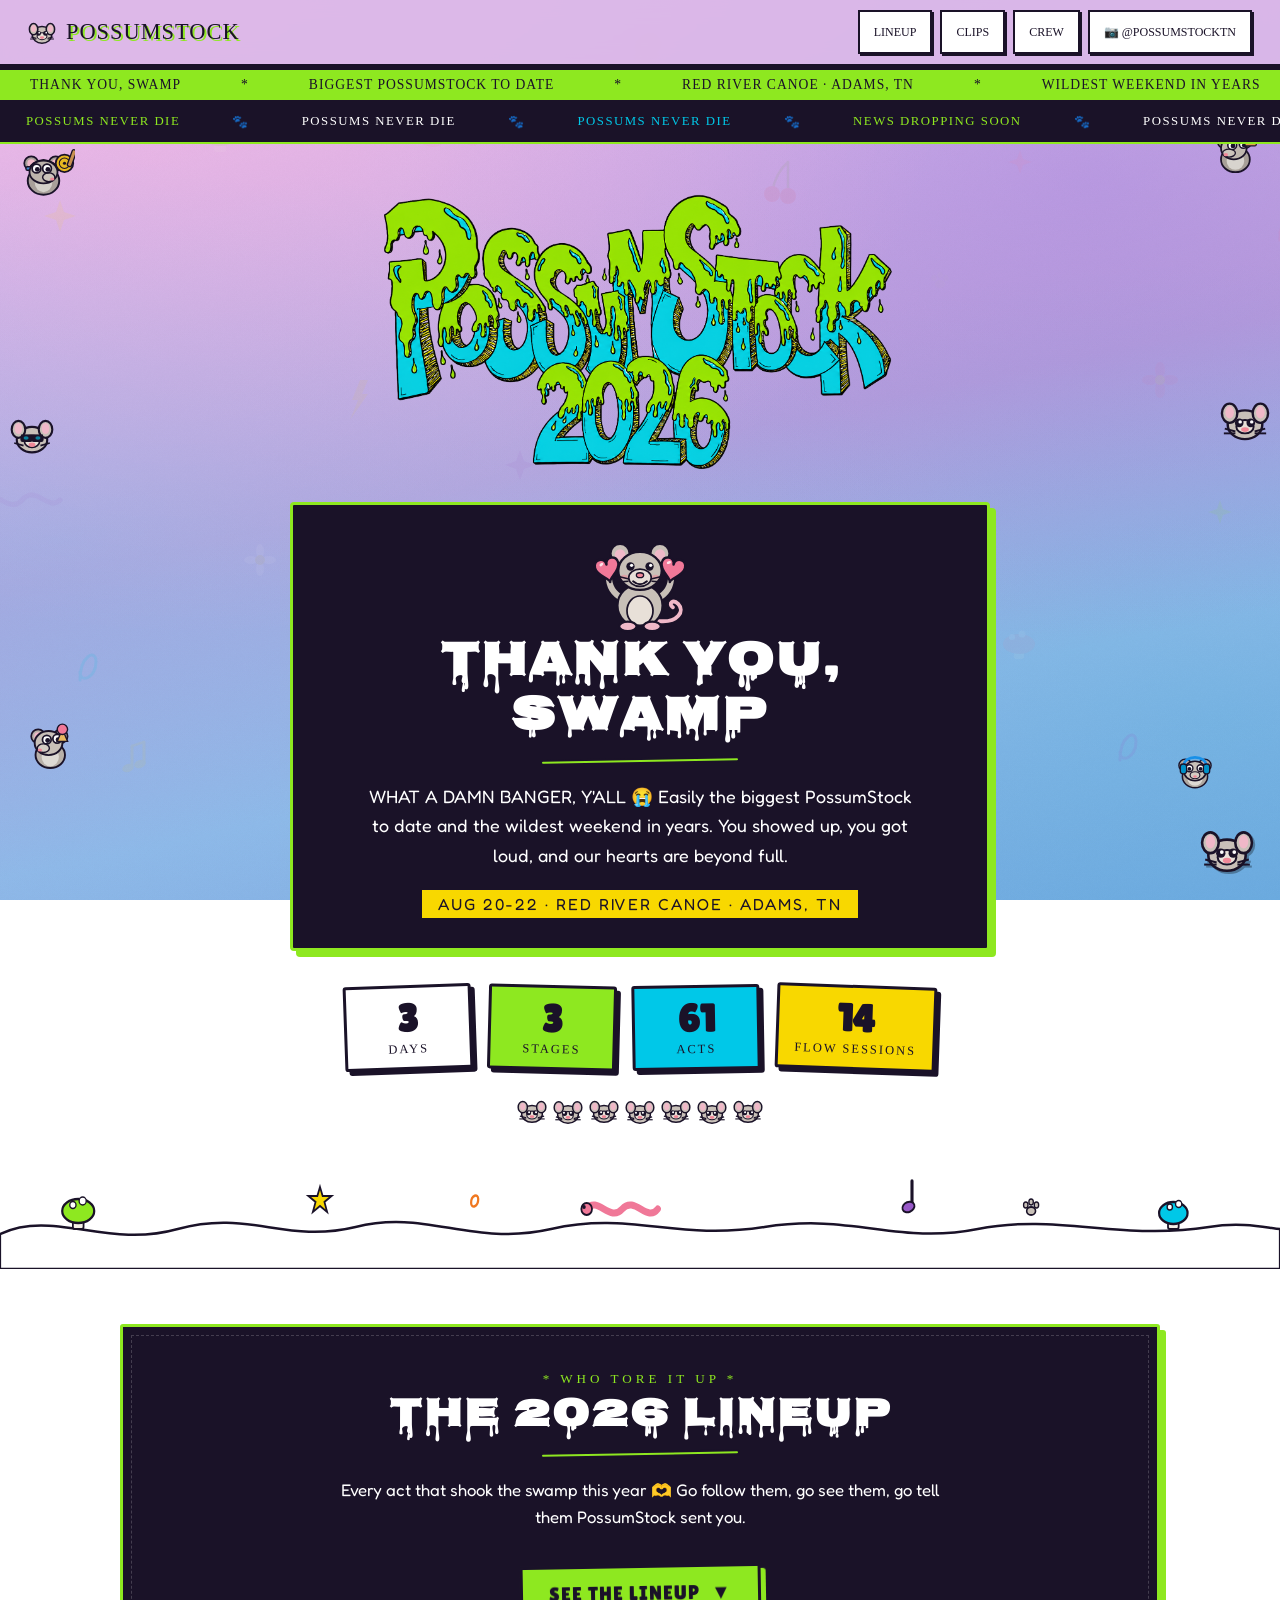
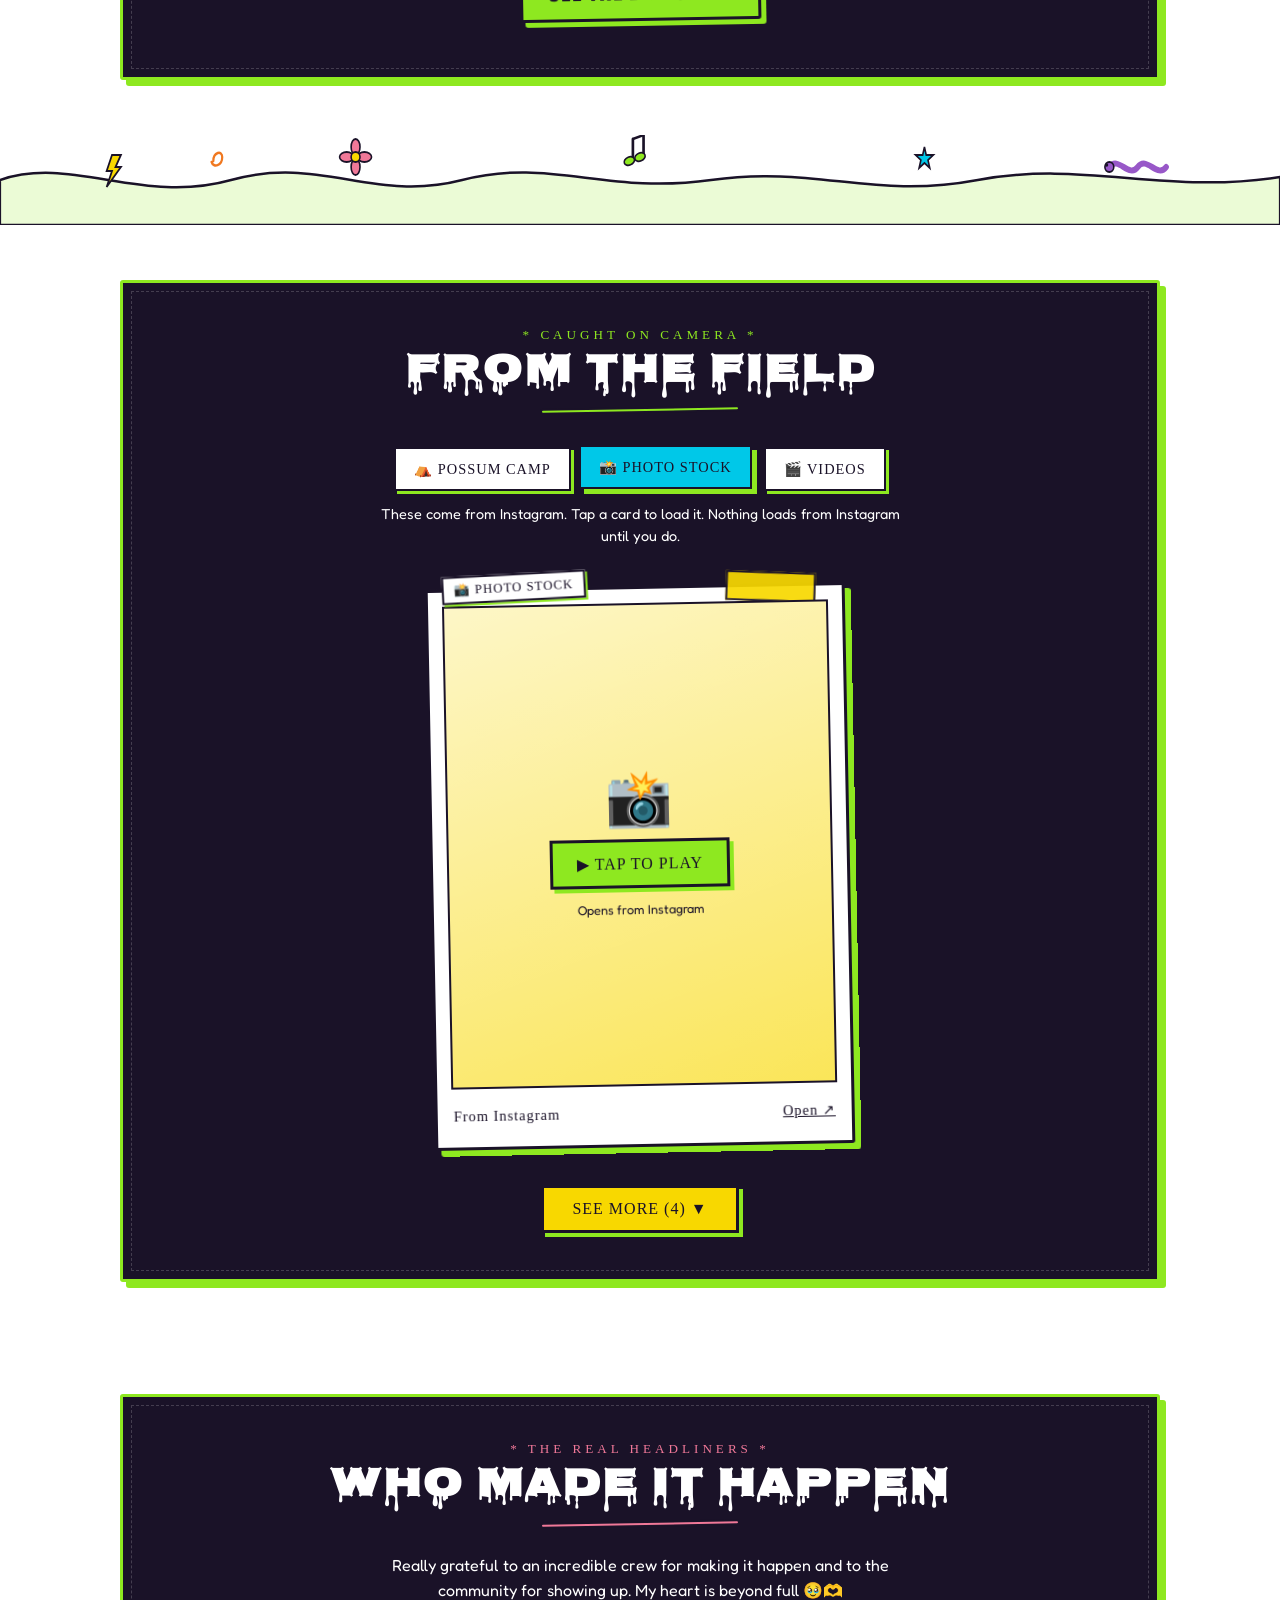
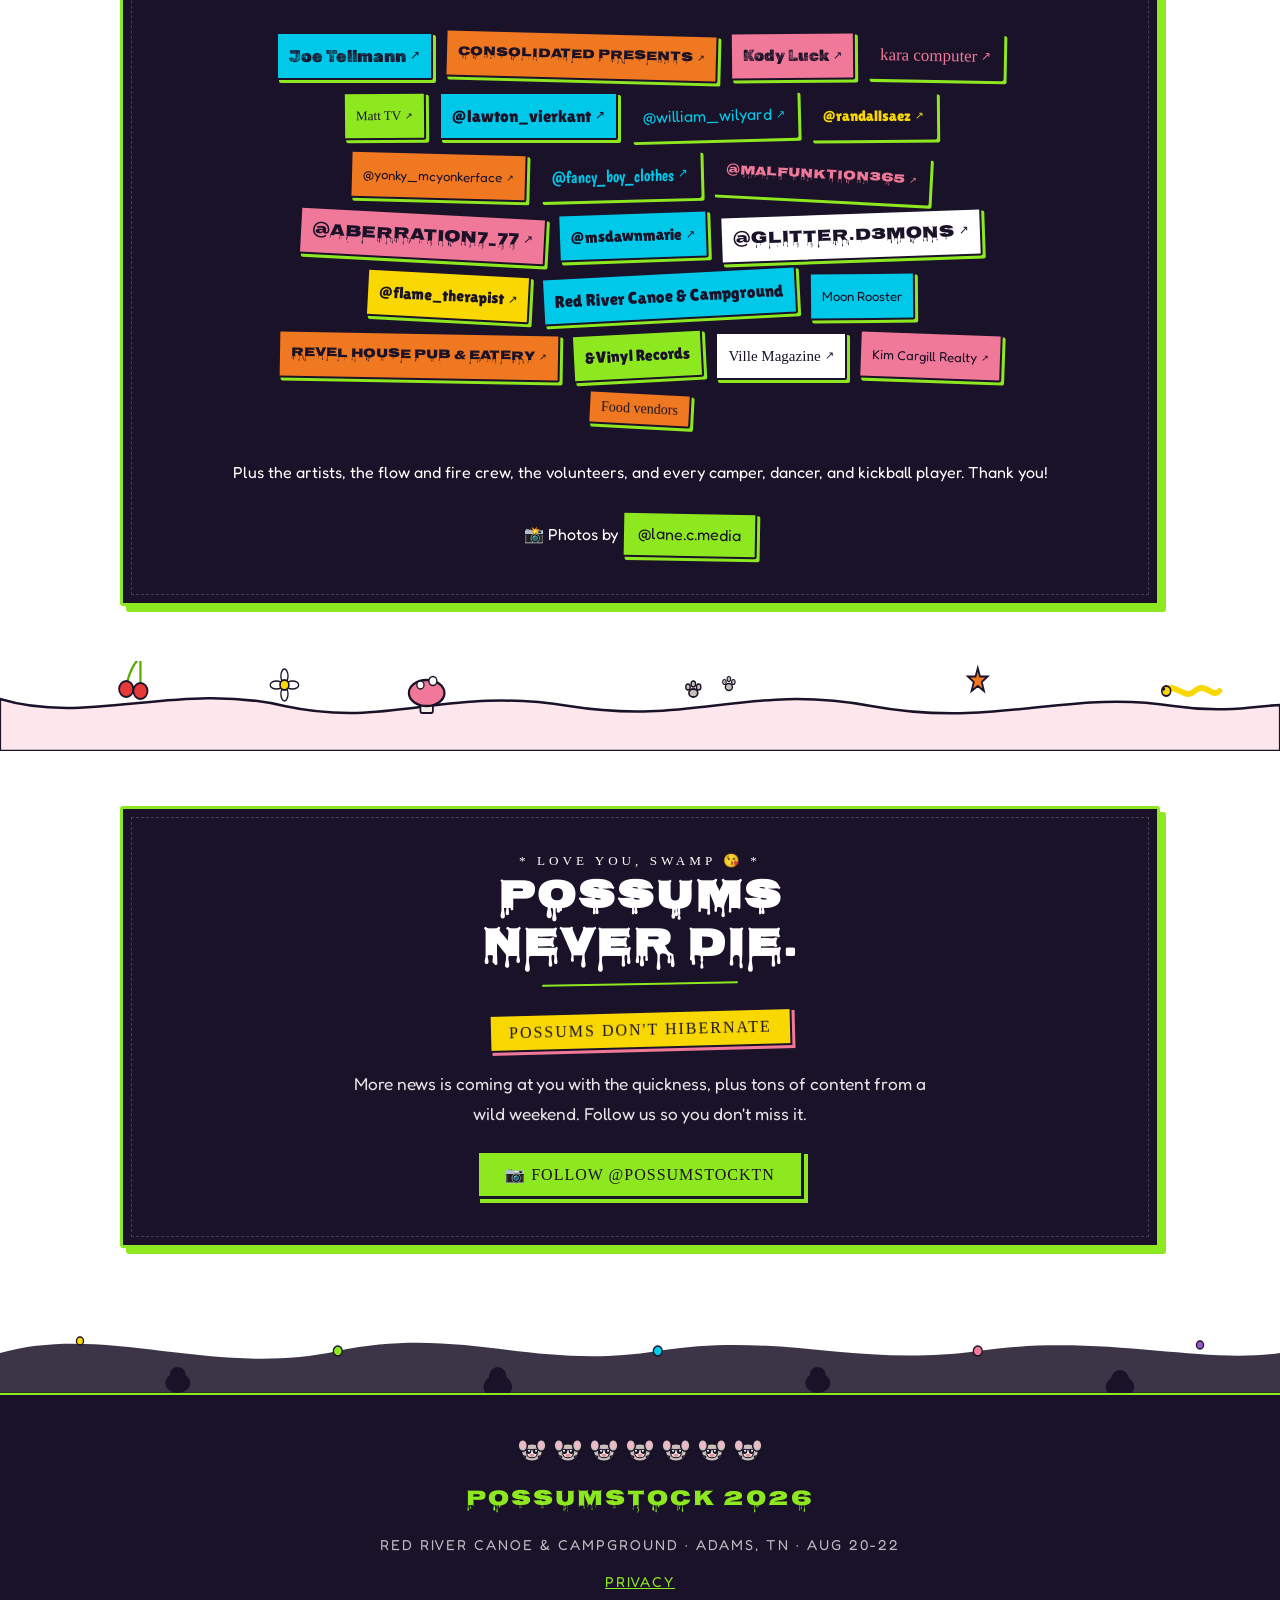
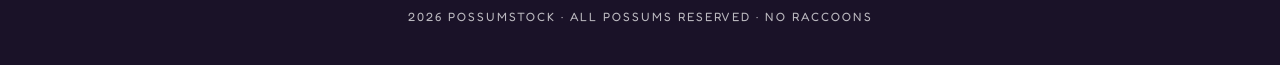
<file: index.html>
<!DOCTYPE html>
<html lang="en">
<head>
<meta charset="UTF-8">
<meta name="viewport" content="width=device-width, initial-scale=1.0">
<meta name="description" content="Thank you from PossumStock 2026. Possums never die. The season is not over.">
<meta property="og:type" content="website">
<meta property="og:title" content="POSSUMSTOCK 2026 · THANK YOU, SWAMP">
<meta property="og:description" content="Possums never die. News dropping soon.">
<meta property="og:image" content="https://possumstock.netlify.app/assets/possumstock-2026-logo.png">
<meta property="og:url" content="https://possumstock.netlify.app/">
<meta name="twitter:card" content="summary_large_image">
<link rel="canonical" href="https://possumstock.netlify.app/">
<title>THANK YOU · POSSUMSTOCK 2026</title>
<style>
@import url('https://fonts.googleapis.com/css2?family=Nosifer&family=Lilita+One&family=Permanent+Marker&family=Boogaloo&family=Fredoka+One&family=Rubik+Dirt&display=swap');

:root {
  --bg-top:#dbb8e8; --bg-mid:#c4a8e0; --bg-bot:#8ec8f0;
  --slime:#8ee820; --slime-dark:#5aaa00;
  --cyan:#00c8e8; --cyan-dark:#0090b8;
  --pink:#f07898; --pink-dark:#d04868;
  --yellow:#f8d800; --orange:#f07820; --purple:#9858c8; --ink:#1a1228;
}
* { margin:0; padding:0; box-sizing:border-box; }
html { scroll-behavior:smooth; scrollbar-color:var(--slime) var(--bg-mid); }
body {
  min-height:100vh; color:var(--ink); font-family:'Boogaloo',cursive; overflow-x:hidden; position:relative;
  background:
    radial-gradient(ellipse at 15% 0%, rgba(255,180,220,0.5), transparent 50%),
    radial-gradient(ellipse at 85% 20%, rgba(160,120,220,0.35), transparent 45%),
    radial-gradient(ellipse at 5% 60%, rgba(100,200,240,0.3), transparent 50%),
    radial-gradient(ellipse at 95% 80%, rgba(80,180,220,0.3), transparent 45%),
    linear-gradient(168deg,#e8c0f0 0%,#ceb0e8 25%,#b8a0dc 50%,#90b8e8 75%,#70a8e0 100%);
  background-attachment:fixed;
}
/* paper grain + doodle wallpaper, same as the event site */
body::before {
  content:''; position:fixed; inset:0; pointer-events:none; z-index:0; opacity:0.6;
  background-image:url("data:image/svg+xml,%3Csvg xmlns='http://www.w3.org/2000/svg' width='400' height='400'%3E%3Cfilter id='n'%3E%3CfeTurbulence type='fractalNoise' baseFrequency='0.75' numOctaves='4' stitchTiles='stitch'/%3E%3CfeColorMatrix type='saturate' values='0'/%3E%3C/filter%3E%3Crect width='400' height='400' filter='url(%23n)' opacity='0.035'/%3E%3C/svg%3E");
}
.doodle-bg { position:fixed; inset:0; z-index:0; pointer-events:none; opacity:0.13; width:100%; height:100%; object-fit:cover; }
a { color:var(--ink); }
:focus-visible { outline:3px solid var(--ink); outline-offset:3px; }
.skip-link { position:absolute; top:-100px; left:12px; z-index:9999; background:var(--slime); padding:8px 16px; border:2.5px solid var(--ink); font-family:'Permanent Marker',cursive; text-decoration:none; }
.skip-link:focus { top:12px; }

/* possum cursor (mouse only, turned on by JS) */
.has-possum-cursor, .has-possum-cursor * { cursor:none !important; }
#possum-cursor { position:fixed; left:-100px; top:-100px; width:36px; height:34px; pointer-events:none; z-index:99999; transform:translate(-30%,-30%); display:none; }
.has-possum-cursor #possum-cursor { display:block; }

/* nav */
nav { position:sticky; top:0; z-index:500; display:flex; align-items:center; justify-content:space-between; gap:10px; padding:10px 28px; background:rgba(219,184,232,0.9); backdrop-filter:blur(10px); border-bottom:3px solid var(--ink); box-shadow:0 3px 0 var(--ink); }
.nav-logo { font-family:'Permanent Marker',cursive; font-size:1.4rem; letter-spacing:1px; text-decoration:none; text-shadow:2px 2px 0 var(--slime); display:flex; align-items:center; gap:10px; min-height:44px; }
.nav-links { list-style:none; display:flex; gap:8px; align-items:center; }
.nav-btn { font-family:'Permanent Marker',cursive; font-size:0.75rem; text-decoration:none; padding:6px 14px; min-height:44px; display:inline-flex; align-items:center; background:#fff; border:2.5px solid var(--ink); box-shadow:2px 2px 0 var(--ink); transition:all .12s; }
.nav-btn:hover { background:var(--yellow); transform:translate(-2px,-2px); box-shadow:4px 4px 0 var(--ink); }

/* slime ticker + ink marquee */
.ticker { position:relative; z-index:2; overflow:hidden; white-space:nowrap; background:var(--slime); border-bottom:2.5px solid var(--ink); padding:7px 0; }
.ticker-inner { display:inline-block; animation:scroll 26s linear infinite; font-family:'Permanent Marker',cursive; font-size:0.85rem; letter-spacing:1px; }
.ticker-inner span { margin:0 30px; }
.ann-bar { position:relative; z-index:2; overflow:hidden; white-space:nowrap; background:var(--ink); border-bottom:2.5px solid var(--slime); height:42px; display:flex; align-items:center; }
.ann-inner { display:inline-flex; width:max-content; animation:scroll 30s linear infinite reverse; }
.ann-inner span { font-family:'Permanent Marker',cursive; font-size:0.8rem; letter-spacing:1.5px; color:#fff; padding:0 26px; }
.ann-inner span:nth-child(3n+1) { color:var(--slime); }
.ann-inner span:nth-child(3n+2) { color:var(--cyan); }
@keyframes scroll { to { transform:translateX(-50%); } }

/* fixed cool possums in the side gutters */
.hero-deco { position:fixed; z-index:1; pointer-events:none; animation:wobbleDeco 3s ease-in-out infinite; }
.hero-deco img { display:block; width:100%; height:auto; }
.hd1 { top:16%; left:1.5%; width:56px; } .hd2 { top:14%; right:1.5%; width:48px; animation-delay:.6s; }
.hd3 { top:46%; left:.8%; width:44px; animation-delay:1.1s; } .hd4 { top:44%; right:.8%; width:50px; animation-delay:.3s; }
.hd5 { bottom:14%; left:2%; width:52px; animation-delay:.8s; } .hd6 { bottom:12%; right:5%; width:42px; animation-delay:1.4s; }
@keyframes wobbleDeco { 0%,100% { transform:rotate(-6deg) scale(1); } 50% { transform:rotate(6deg) scale(1.08); } }

main { position:relative; z-index:2; }
section { padding:56px 20px; position:relative; scroll-margin-top:70px; }

/* hero */
.hero { text-align:center; padding-top:40px; }
.eyebrow { font-family:'Permanent Marker',cursive; font-size:0.85rem; letter-spacing:4px; color:var(--purple); display:block; margin-bottom:10px; }
.hero-logo { display:block; width:100%; max-width:520px; height:auto; margin:0 auto 18px; animation:titleBop 5s ease-in-out infinite; }
@keyframes titleBop { 0%,100% { transform:rotate(-1.5deg) scale(1); } 50% { transform:rotate(1.5deg) scale(1.02); } }
.title-card { --sh:var(--slime); max-width:700px; margin:0 auto; background:var(--ink); color:#fff; border:3.5px solid var(--slime); box-shadow:6px 6px 0 var(--slime); border-radius:4px; padding:30px 34px 28px; position:relative; }
h1 { font-family:'Nosifer',cursive; font-size:clamp(1.7rem,6vw,3rem); letter-spacing:2px; line-height:1.15; }
.hand-underline { height:6px; max-width:200px; margin:10px auto 18px; background:var(--slime); border:2px solid var(--ink); border-radius:3px; transform:rotate(-1deg); }
.lede { font-family:'Fredoka One',cursive; font-size:1.12rem; line-height:1.65; max-width:560px; margin:0 auto; }
.dates { color:var(--ink); display:inline-block; margin-top:18px; font-family:'Fredoka One',cursive; letter-spacing:2px; background:var(--yellow); padding:4px 16px; border:2px solid var(--ink); box-shadow:3px 3px 0 var(--ink); }
.possum-love { display:block; margin:-4px auto 2px; animation:possumBop 2.4s ease-in-out infinite; }

/* collapsible lineup */
.lineup-cta { text-align:center; margin:6px 0 10px; }
.lineup-toggle { font-family:'Lilita One',cursive; font-size:1.25rem; letter-spacing:1px; min-height:56px; padding:10px 26px; background:var(--slime); color:var(--ink); border:3.5px solid var(--ink); box-shadow:5px 5px 0 var(--sh,var(--ink)); border-radius:3px; cursor:pointer; transform:rotate(-1deg); transition:transform .15s, box-shadow .15s, background .15s; }
.lineup-toggle:hover { background:var(--yellow); transform:translate(-2px,-2px) rotate(-1deg); box-shadow:7px 7px 0 var(--sh,var(--ink)); }
.lineup-toggle .arrow { display:inline-block; margin-left:6px; animation:arrowBounce 1.2s ease-in-out infinite; }
.lineup-toggle[aria-expanded="true"] .arrow { animation:none; }
@keyframes arrowBounce { 0%,100% { transform:translateY(-2px); } 50% { transform:translateY(5px); } }
#lineupBody { margin-top:22px; }

/* by the numbers */
.stats { list-style:none; display:flex; flex-wrap:wrap; justify-content:center; gap:16px; max-width:760px; margin:34px auto 0; }
.stat { min-width:128px; padding:12px 16px 10px; background:#fff; border:3px solid var(--ink); box-shadow:4px 4px 0 var(--ink); border-radius:3px; text-align:center; }
.stat:nth-child(4n+1) { transform:rotate(-2deg); } .stat:nth-child(4n+2) { transform:rotate(1.5deg); background:var(--slime); }
.stat:nth-child(4n+3) { transform:rotate(-1deg); background:var(--cyan); } .stat:nth-child(4n) { transform:rotate(2deg); background:var(--yellow); }
.stat b { display:block; font-family:'Lilita One',cursive; font-size:2.4rem; line-height:1; }
.stat span { display:block; margin-top:4px; font-family:'Permanent Marker',cursive; font-size:0.78rem; letter-spacing:2px; }

/* bopping possum rows */
.gang { display:flex; justify-content:center; flex-wrap:wrap; gap:6px; margin-top:26px; }
.gang span { display:inline-block; animation:possumBop 2s ease-in-out infinite; animation-delay:calc(var(--i) * .18s); }
.gang img { display:block; width:30px; height:auto; }
.gang span:nth-child(even) img { transform:scaleX(-1); }
.card .gang { margin-top:34px; padding-top:18px; border-top:2px dashed rgba(255,255,255,0.18); }
@keyframes possumBop { 0%,100% { transform:translateY(0) rotate(-4deg); } 50% { transform:translateY(-7px) rotate(4deg); } }

/* wavy dividers */
.sec-divider { position:relative; z-index:3; display:block; width:100%; height:90px; margin:-1px 0; }

/* section cards */
.card { --sh:var(--slime); max-width:1040px; margin:0 auto; background:var(--ink); color:#fff; border:3px solid var(--slime); box-shadow:6px 6px 0 var(--slime); border-radius:3px; padding:44px 40px 46px; position:relative; }
.card::before { content:''; position:absolute; inset:8px; border:1.5px dashed rgba(255,255,255,0.18); pointer-events:none; }
.day::before { content:''; position:absolute; inset:8px; border:1.5px dashed rgba(26,18,40,0.2); pointer-events:none; }
.stage, .day, .clip-card { color:var(--ink); }
.sec-head { text-align:center; margin-bottom:34px; position:relative; }
.tag { font-family:'Permanent Marker',cursive; font-size:0.82rem; letter-spacing:4px; display:block; margin-bottom:6px; }
h2 { font-family:'Nosifer',cursive; font-size:clamp(1.4rem,4vw,2.5rem); letter-spacing:2px; line-height:1.2; }
.intro { font-family:'Fredoka One',cursive; font-size:1.05rem; line-height:1.6; max-width:620px; margin:-14px auto 34px; text-align:center; position:relative; }

/* stage thanks */
.stages { display:grid; grid-template-columns:repeat(3,minmax(0,1fr)); gap:26px; position:relative; }
.stage { background:#fff; border:3px solid var(--ink); box-shadow:5px 5px 0 var(--sh,var(--ink)); border-radius:3px; padding:26px 18px 20px; position:relative; }
.stage:nth-child(1) { transform:rotate(-0.7deg); }
.stage:nth-child(2) { transform:translateY(8px) rotate(0.6deg); }
.stage:nth-child(3) { transform:rotate(-0.4deg); }
.stage-name { font-family:'Permanent Marker',cursive; font-size:1rem; letter-spacing:1px; display:block; width:max-content; max-width:calc(100% - 8px); margin:-40px auto 12px; padding:6px 12px; border:2.5px solid var(--ink); box-shadow:3px 3px 0 var(--sh,var(--ink)); border-radius:2px; text-align:center; }
.sun { background:var(--yellow); } .eclipse { background:var(--cyan); } .moon { background:var(--purple); color:#fff; }
.stage p { font-family:'Fredoka One',cursive; font-size:0.98rem; line-height:1.6; }

/* lineup wall */
.days { display:grid; grid-template-columns:repeat(3,minmax(0,1fr)); gap:24px; align-items:start; position:relative; }
.day { position:relative; background:#fff; border:3px solid var(--ink); box-shadow:5px 5px 0 var(--sh,var(--ink)); border-radius:3px; padding:22px 16px 20px; }
.day:nth-child(1) { transform:rotate(-0.7deg); } .day:nth-child(2) { transform:translateY(10px) rotate(0.6deg); } .day:nth-child(3) { transform:rotate(-0.35deg); }
.day-head { text-align:center; margin-bottom:12px; position:relative; }
.day-date { display:block; font-family:'Permanent Marker',cursive; font-size:0.72rem; letter-spacing:2px; margin-bottom:6px; }
.day-title { font-family:'Lilita One',cursive; font-size:clamp(1.6rem,3vw,2.2rem); line-height:0.9; letter-spacing:1px; text-transform:uppercase; }
.day:nth-child(1) .day-title { color:var(--slime-dark); } .day:nth-child(2) .day-title { color:var(--cyan-dark); } .day:nth-child(3) .day-title { color:var(--pink-dark); }
.day-stage { position:relative; margin-top:14px; padding-top:12px; border-top:2px dashed var(--ink); }
.day-stage:first-of-type { border-top:0; padding-top:0; }
.day-stage h4 { display:table; margin:0 auto 10px; font-family:'Permanent Marker',cursive; font-weight:normal; font-size:0.78rem; letter-spacing:1.5px; padding:3px 10px; border:2px solid var(--ink); box-shadow:2px 2px 0 var(--sh,var(--ink)); }
.acts { list-style:none; display:flex; flex-wrap:wrap; justify-content:center; gap:8px; }
.act { color:var(--ink); display:inline-flex; align-items:center; max-width:100%; min-height:34px; padding:6px 11px; background:#fff; border:2.5px solid var(--ink); box-shadow:3px 3px 0 var(--sh,var(--ink)); border-radius:2px; font-family:'Fredoka One',cursive; font-size:0.95rem; line-height:1.1; text-align:center; overflow-wrap:anywhere; transition:transform .15s, background .15s, box-shadow .15s; }
.act:hover { background:var(--yellow) !important; color:var(--ink) !important; transform:translate(-2px,-2px) rotate(-2deg) !important; box-shadow:5px 5px 0 var(--sh,var(--ink)); }
.acts.flow .act { font-family:'Fredoka One',cursive !important; font-size:0.82rem !important; background:var(--ink) !important; color:var(--cyan) !important; }

/* thanks chips */
.chips { display:flex; flex-wrap:wrap; justify-content:center; gap:10px; position:relative; }
.chip { color:var(--ink); max-width:100%; overflow-wrap:anywhere; font-family:'Fredoka One',cursive; font-size:1rem; padding:8px 14px; min-height:44px; display:inline-flex; align-items:center; border:2.5px solid var(--ink); box-shadow:3px 3px 0 var(--sh,var(--ink)); border-radius:2px; transition:transform .15s, background .15s; cursor:default; }
.chip:hover { background:var(--yellow) !important; color:var(--ink) !important; transform:translate(-2px,-2px) rotate(-2deg); }
.c1 { background:#fff; transform:rotate(-1.5deg); } .c2 { background:var(--slime); transform:rotate(1deg); }
.c3 { background:var(--pink); transform:rotate(-0.5deg); } .c4 { background:var(--ink); color:var(--slime); transform:rotate(1.5deg); }
.c5 { background:var(--cyan); transform:rotate(-1deg); } .c6 { background:var(--purple); color:#fff; transform:rotate(0.5deg); }
a.chip { text-decoration:none; cursor:pointer; }
.chip-note { text-align:center; font-family:'Fredoka One',cursive; font-size:1rem; line-height:1.6; margin-top:26px; position:relative; }

/* clips: taped photo cards */
[hidden] { display:none !important; }
.clip-cats { display:flex; flex-wrap:wrap; justify-content:center; gap:10px; margin-bottom:12px; position:relative; }
.clip-cat { font-family:'Permanent Marker',cursive; font-size:0.9rem; letter-spacing:1px; padding:10px 18px; min-height:44px; background:#fff; color:var(--ink); border:2.5px solid var(--ink); box-shadow:3px 3px 0 var(--sh,var(--ink)); cursor:pointer; transition:all .12s; }
.clip-cat:hover, .clip-cat[aria-pressed="true"] { background:var(--cyan); transform:translate(-2px,-2px); box-shadow:5px 5px 0 var(--sh,var(--ink)); }
.clip-hint { position:relative; text-align:center; font-family:'Fredoka One',cursive; font-size:0.9rem; line-height:1.5; margin:0 auto 40px; max-width:520px; }
.clip-grid { position:relative; display:grid; grid-template-columns:repeat(auto-fit,minmax(min(340px,100%),1fr)); gap:44px 30px; align-items:start; }
.clip-grid.single { grid-template-columns:minmax(0,420px); justify-content:center; }
.clip-card { --tilt:0deg; margin:0; position:relative; background:#fff; border:3px solid var(--ink); box-shadow:6px 6px 0 var(--sh,var(--ink)); border-radius:3px; padding:14px 14px 0; transform:rotate(var(--tilt)); transition:opacity .45s ease, transform .55s cubic-bezier(.2,1.4,.4,1), box-shadow .2s; text-align:left; }
.clip-card:nth-child(3n+1) { --tilt:-1.1deg; } .clip-card:nth-child(3n+2) { --tilt:0.9deg; } .clip-card:nth-child(3n) { --tilt:-0.4deg; }
.clip-card[data-cat="camp"] { --stage-bg:var(--slime); } .clip-card[data-cat="photo"] { --stage-bg:var(--yellow); }
.clip-card[data-cat="video"] { --stage-bg:var(--cyan); }
.clip-card::before { content:''; position:absolute; top:-15px; right:26px; width:86px; height:26px; background:var(--stage-bg); border:2px solid var(--ink); opacity:0.92; transform:rotate(3deg); }
.clip-card.reveal { opacity:0; transform:translateY(30px) scale(0.92) rotate(calc(var(--tilt) * 2.5)); }
.clip-card.reveal.in { opacity:1; transform:rotate(var(--tilt)); }
.clip-card.in:hover, .clip-card.reveal.in:hover { transform:rotate(0deg) translate(-2px,-3px); box-shadow:9px 9px 0 var(--sh,var(--ink)); }
.clip-label { position:absolute; top:-18px; left:14px; z-index:1; font-family:'Permanent Marker',cursive; font-size:0.8rem; letter-spacing:1px; color:var(--ink); background:#fff; border:2.5px solid var(--ink); box-shadow:2px 2px 0 var(--sh,var(--ink)); padding:4px 10px; transform:rotate(-2deg); }
.clip-media { position:relative; aspect-ratio:4/5; border:2.5px solid var(--ink); background:linear-gradient(160deg,rgba(255,255,255,0.78),rgba(255,255,255,0.35)),var(--stage-bg); display:flex; flex-direction:column; align-items:center; justify-content:center; gap:14px; overflow:hidden; text-align:center; padding:0 14px; }
.clip-media.loaded { aspect-ratio:auto; height:660px; background:#fff; padding:0; }
.clip-media iframe { width:100%; height:100%; border:0; display:block; }
.clip-emoji { font-size:3.4rem; line-height:1; }
.clip-load { font-family:'Permanent Marker',cursive; font-size:1rem; letter-spacing:1px; color:var(--ink); background:var(--slime); border:3px solid var(--ink); box-shadow:4px 4px 0 var(--sh,var(--ink)); padding:12px 24px; min-height:48px; cursor:pointer; transition:all .12s; }
.clip-load:hover { transform:translate(-3px,-3px); box-shadow:7px 7px 0 var(--sh,var(--ink)); }
.clip-note { font-family:'Fredoka One',cursive; font-size:0.8rem; }
.clip-cap { display:flex; align-items:center; justify-content:space-between; gap:10px; flex-wrap:wrap; padding:6px 2px 8px; font-family:'Permanent Marker',cursive; font-size:0.9rem; letter-spacing:1px; }
.clip-cap a { color:var(--ink); min-height:44px; display:inline-flex; align-items:center; }
.clip-more { position:relative; text-align:center; margin-top:38px; }
.clip-morebtn { font-family:'Permanent Marker',cursive; font-size:1rem; letter-spacing:1px; color:var(--ink); background:var(--yellow); border:3px solid var(--ink); box-shadow:4px 4px 0 var(--sh,var(--ink)); padding:12px 28px; min-height:48px; cursor:pointer; transition:all .12s; }
.clip-morebtn:hover { transform:translate(-3px,-3px); box-shadow:7px 7px 0 var(--sh,var(--ink)); }
.clip-empty { font-family:'Fredoka One',cursive; font-size:0.95rem; line-height:1.6; }

/* lineup: day jump + linked acts */
.day { scroll-margin-top:90px; }
.day-jump { position:relative; top:auto; z-index:auto; padding:0; background:none; backdrop-filter:none; border-bottom:0; box-shadow:none; display:flex; flex-wrap:wrap; justify-content:center; gap:10px; margin:-10px 0 30px; }
.day-pill { font-family:'Permanent Marker',cursive; font-size:0.85rem; letter-spacing:1px; text-decoration:none; color:var(--ink); background:#fff; border:2.5px solid var(--ink); box-shadow:3px 3px 0 var(--sh,var(--ink)); padding:8px 16px; min-height:44px; display:inline-flex; align-items:center; transition:all .12s; }
.day-pill:hover { background:var(--yellow); transform:translate(-2px,-2px); box-shadow:5px 5px 0 var(--sh,var(--ink)); }
.act.has-link { padding:0; }
.act.has-link a { display:inline-flex; align-items:center; justify-content:center; width:100%; min-height:44px; padding:6px 11px; color:inherit; text-decoration:none; }
.act.has-link a::after { content:' ↗'; font-size:0.7em; margin-left:4px; }

/* closing card */
.return { text-align:center; }
.return p { font-family:'Fredoka One',cursive; font-size:1.08rem; line-height:1.7; color:rgba(255,255,255,0.88); max-width:600px; margin:0 auto 14px; position:relative; }
.status { display:inline-block; margin:6px 0 20px; padding:8px 18px; background:var(--yellow); color:var(--ink); border:2.5px solid var(--ink); box-shadow:3px 3px 0 var(--pink); font-family:'Permanent Marker',cursive; letter-spacing:2px; transform:rotate(-1.5deg); }
.btns { display:flex; flex-wrap:wrap; gap:14px; justify-content:center; margin-top:22px; position:relative; }
.btn { font-family:'Permanent Marker',cursive; font-size:1rem; letter-spacing:1px; text-decoration:none; color:var(--ink); background:var(--slime); border:3px solid var(--ink); box-shadow:4px 4px 0 var(--sh,var(--ink)); padding:12px 26px; min-height:48px; display:inline-flex; align-items:center; transition:all .12s; }
.btn:hover { transform:translate(-3px,-3px); box-shadow:7px 7px 0 var(--sh,var(--ink)); }

footer { position:relative; z-index:2; text-align:center; padding:40px 20px 36px; background:var(--ink); border-top:3px solid var(--slime); }
.footer-logo { font-family:'Nosifer',cursive; font-size:1.4rem; color:var(--slime); letter-spacing:2px; margin-bottom:10px; }
.footer-sub { font-family:'Fredoka One',cursive; font-size:0.9rem; color:rgba(255,255,255,0.7); letter-spacing:2px; line-height:2.1; }
.footer-sub a { color:var(--slime); display:inline-block; min-height:44px; line-height:44px; padding:0 8px; }
footer .gang { margin:0 0 18px; }

/* back to top */
.possum-float { position:fixed; bottom:22px; right:22px; z-index:600; padding:4px; border:0; background:transparent; cursor:pointer; animation:possumBop 2.5s ease-in-out infinite; filter:drop-shadow(2px 2px 0 rgba(0,0,0,0.3)); }
.possum-float:hover { filter:drop-shadow(4px 4px 0 rgba(0,0,0,0.3)); }
.possum-float img { display:block; width:54px; height:auto; }

/* crew wall */
.crew-wall { max-width:760px; margin:0 auto; gap:12px; }

@media (max-width:1100px) { .hero-deco { display:none; } }
@media (max-width:900px) {
  .stages, .days { grid-template-columns:1fr; gap:42px; }
  .days { gap:28px; }
  .stage:nth-child(n), .day:nth-child(n) { transform:none; max-width:560px; width:100%; margin:0 auto; }
}
@media (max-width:700px) {
  .nav-links li:not(:last-child) { display:none; }
  .sec-divider { height:50px; }
  section { padding:40px 14px; }
}
@media (max-width:480px) {
  nav { padding:8px 12px; } .nav-logo { font-size:1rem; gap:6px; } .nav-ig-text { display:none; }
  .title-card { padding:22px 16px 22px; box-shadow:3px 3px 0 var(--slime); }
  .dates { font-size:0.82rem; letter-spacing:1px; line-height:1.5; padding:6px 12px; }
  .card { padding:28px 16px 30px; box-shadow:4px 4px 0 var(--slime); }
  .stat { min-width:calc(50% - 8px); }
  .btn { width:100%; justify-content:center; }
  .possum-float { bottom:14px; right:14px; } .possum-float img { width:42px; }
}
@media (prefers-reduced-motion: reduce) {
  html { scroll-behavior:auto; }
  *, *::before, *::after { animation:none !important; transition-duration:0.001ms !important; }
}
</style>
</head>
<body>
<a class="skip-link" href="#main">Skip to main content</a>
<img class="doodle-bg" src="assets/custom/doodle-background.svg" alt="" aria-hidden="true">
<img id="possum-cursor" src="assets/custom/possum-cursor.svg" alt="" aria-hidden="true">

<!-- Cool possums in the side gutters. JS picks a random variant for each slot. -->
<div class="hero-deco hd1" aria-hidden="true"></div>
<div class="hero-deco hd2" aria-hidden="true"></div>
<div class="hero-deco hd3" aria-hidden="true"></div>
<div class="hero-deco hd4" aria-hidden="true"></div>
<div class="hero-deco hd5" aria-hidden="true"></div>
<div class="hero-deco hd6" aria-hidden="true"></div>

<nav aria-label="Main navigation">
  <a class="nav-logo" href="#main"><img src="assets/custom/possum-nav-mark.svg" width="28" height="28" alt="">POSSUMSTOCK</a>
  <ul class="nav-links">
    <li><a class="nav-btn" href="#lineup">LINEUP</a></li>
    <li><a class="nav-btn" href="#clips">CLIPS</a></li>
    <li><a class="nav-btn" href="#crew">CREW</a></li>
    <li><a class="nav-btn" href="https://www.instagram.com/possumstocktn/" target="_blank" rel="noopener" aria-label="PossumStock on Instagram">📷<span class="nav-ig-text">&nbsp;@POSSUMSTOCKTN</span></a></li>
  </ul>
</nav>

<div class="ticker" aria-hidden="true">
  <div class="ticker-inner">
    <span>THANK YOU, SWAMP</span><span>*</span><span>BIGGEST POSSUMSTOCK TO DATE</span><span>*</span><span>RED RIVER CANOE · ADAMS, TN</span><span>*</span><span>WILDEST WEEKEND IN YEARS</span><span>*</span><span>POSSUMS DON'T HIBERNATE</span><span>*</span>
    <span>THANK YOU, SWAMP</span><span>*</span><span>BIGGEST POSSUMSTOCK TO DATE</span><span>*</span><span>RED RIVER CANOE · ADAMS, TN</span><span>*</span><span>WILDEST WEEKEND IN YEARS</span><span>*</span><span>POSSUMS DON'T HIBERNATE</span><span>*</span>
  </div>
</div>
<div class="ann-bar" aria-hidden="true">
  <div class="ann-inner">
    <span>POSSUMS NEVER DIE</span><span>🐾</span><span>POSSUMS NEVER DIE</span><span>🐾</span><span>POSSUMS NEVER DIE</span><span>🐾</span><span>NEWS DROPPING SOON</span><span>🐾</span>
    <span>POSSUMS NEVER DIE</span><span>🐾</span><span>POSSUMS NEVER DIE</span><span>🐾</span><span>POSSUMS NEVER DIE</span><span>🐾</span><span>NEWS DROPPING SOON</span><span>🐾</span>
  </div>
</div>

<main id="main">

  <section class="hero" aria-labelledby="t">
    <img class="hero-logo" src="assets/possumstock-2026-logo.png" alt="PossumStock 2026">
    <div class="title-card">
      <img class="possum-love" src="assets/custom/possum-heart-paws.svg" width="104" height="104" alt="" aria-hidden="true">
      <h1 id="t">THANK YOU, SWAMP</h1>
      <div class="hand-underline"></div>
      <p class="lede">WHAT A DAMN BANGER, Y'ALL 😭 Easily the biggest PossumStock to date and the wildest weekend in years. You showed up, you got loud, and our hearts are beyond full.</p>
      <span class="dates">AUG 20-22 · RED RIVER CANOE · ADAMS, TN</span>
    </div>
    <!-- Filled from LINEUP below, so the numbers always match the lineup. -->
    <ul class="stats" id="stats" aria-label="PossumStock 2026 by the numbers"></ul>
    <div class="gang" data-gang="7" aria-hidden="true"></div>
  </section>

  <img class="sec-divider" src="assets/custom/divider-hero-lineup.svg" alt="" aria-hidden="true">

  <section id="lineup" aria-labelledby="lineup-h">
    <div class="card">
      <div class="sec-head">
        <span class="tag" style="color:var(--slime);">* WHO TORE IT UP *</span>
        <h2 id="lineup-h">THE 2026 LINEUP</h2>
        <div class="hand-underline"></div>
      </div>
      <p class="intro">Every act that shook the swamp this year 🫶 Go follow them, go see them, go tell them PossumStock sent you.</p>
      <div class="lineup-cta">
        <button class="lineup-toggle" id="lineupToggle" type="button" aria-expanded="false" aria-controls="lineupBody"><span id="lineupToggleText">SEE THE LINEUP</span> <span class="arrow" aria-hidden="true">▼</span></button>
      </div>
      <div id="lineupBody" hidden>
        <nav class="day-jump" id="dayJump" aria-label="Jump to a day"></nav>
        <div class="days" id="lineupDays"></div>
        <div class="gang" data-gang="8" aria-hidden="true"></div>
      </div>
    </div>
  </section>

  <img class="sec-divider" src="assets/custom/divider-lineup-schedule.svg" alt="" aria-hidden="true">

  <section id="clips" aria-labelledby="clips-h">
    <div class="card">
      <div class="sec-head">
        <span class="tag" style="color:var(--slime);">* CAUGHT ON CAMERA *</span>
        <h2 id="clips-h">FROM THE FIELD</h2>
        <div class="hand-underline"></div>
      </div>
      <div class="clip-cats" role="group" aria-label="Pick a category">
        <button class="clip-cat" type="button" aria-pressed="false" data-cat="camp">⛺ POSSUM CAMP</button>
        <button class="clip-cat" type="button" aria-pressed="false" data-cat="photo">📸 PHOTO STOCK</button>
        <button class="clip-cat" type="button" aria-pressed="false" data-cat="video">🎬 VIDEOS</button>
      </div>
      <p class="clip-hint">These come from Instagram. Tap a card to load it. Nothing loads from Instagram until you do.</p>
      <div class="clip-grid" id="clipGrid"></div>
      <div class="clip-more">
        <button class="clip-morebtn" id="clipMore" type="button" aria-expanded="false">SEE MORE ▼</button>
        <p class="clip-empty" id="clipEmpty" hidden>That's all of this one for now. Got more? Tag @possumstocktn.</p>
      </div>
    </div>
  </section>

  <section id="crew" aria-labelledby="who-h">
    <div class="card">
      <div class="sec-head">
        <span class="tag" style="color:var(--pink);">* THE REAL HEADLINERS *</span>
        <h2 id="who-h">WHO MADE IT HAPPEN</h2>
        <div class="hand-underline" style="background:var(--pink);"></div>
      </div>
      <p class="chip-note" style="margin:-8px auto 28px;max-width:560px;">Really grateful to an incredible crew for making it happen and to the community for showing up. My heart is beyond full 🥹🫶</p>
      <ul class="acts crew-wall" id="crewWall" aria-label="The crew and partners"></ul>
      <p class="chip-note" style="margin-top:34px;">Plus the artists, the flow and fire crew, the volunteers, and every camper, dancer, and kickball player. Thank you!</p>
      <p class="chip-note">📸 Photos by <a class="chip c2" href="https://www.instagram.com/lane.c.media/" target="_blank" rel="noopener">@lane.c.media</a></p>
    </div>
  </section>

  <img class="sec-divider" src="assets/custom/divider-schedule-tickets.svg" alt="" aria-hidden="true">

  <section aria-labelledby="back-h">
    <div class="card return">
      <div class="sec-head" style="margin-bottom:14px;">
        <span class="tag">* LOVE YOU, SWAMP 😘 *</span>
        <h2 id="back-h">POSSUMS<br>NEVER DIE.</h2>
        <div class="hand-underline"></div>
      </div>
      <span class="status">POSSUMS DON'T HIBERNATE</span>
      <p>More news is coming at you with the quickness, plus tons of content from a wild weekend. Follow us so you don't miss it.</p>
      <div class="btns">
        <a class="btn" href="https://www.instagram.com/possumstocktn/" target="_blank" rel="noopener">📷 FOLLOW @POSSUMSTOCKTN</a>
      </div>
    </div>
  </section>

</main>

<img class="sec-divider" src="assets/custom/divider-about-footer.svg" alt="" aria-hidden="true">
<footer>
  <div class="gang" data-gang="7" aria-hidden="true"></div>
  <div class="footer-logo">POSSUMSTOCK 2026</div>
  <p class="footer-sub">RED RIVER CANOE &amp; CAMPGROUND · ADAMS, TN · AUG 20-22</p>
  <p class="footer-sub"><a href="/privacy">PRIVACY</a></p>
  <p class="footer-sub" style="font-size:0.75rem;">2026 POSSUMSTOCK · ALL POSSUMS RESERVED · NO RACCOONS</p>
</footer>

<button class="possum-float" id="possumBtn" type="button" aria-label="Back to top" title="Back to top"><img src="assets/custom/possum-back-to-top.svg" alt=""></button>

<script>
// 2026 lineup — edit here. Names only, in program order per stage.
// Open circles are left out on purpose (they're jams, not billed sets).
const LINEUP = [
  { day:'Thursday', date:'August 20',
    sun:['JD Isaiah','Red River Caravan','Redline Zero','Iguana Head','Eepuchan','Chemical X','VRB','Seizure','KeNRGY'],
    moon:['Options','Lord Keyboard','Erin Clare','Airhead','MOJOHAND','Fin'],
    flow:['Flowstar w Flame','Bone Mobiles w Rayna','Fire Bubbles w Peach'] },
  { day:'Friday', date:'August 21',
    sun:['Patricia Faulkner','Gryme','Soltour','Point Taken','Weedspit','Modern Primate','My Friend the Ghost','Quiet Entertainer Orchestra','Moistcher','STERFRY','Cyclone Cult','Toadstool','Chakra Docta'],
    moon:['Lil Sike','Dannie Waxler','Chris Mccracken','Drummer Exchange Program','BUCK','Driving Savannah','Hans Condor','Toxic Patterns','Joybomb','Under Clouds & Surveillance',"HB Mandella's Hip Hop Showcase",'Simp Goddess'],
    flow:['Yoga w Darma','DBL Vision w Worm','Preserving in Resin w Junebug Jessica','Light Whip w Katt','Rope Dart w Rebel & Frankenstein','Fire Safety w Peach'] },
  { day:'Saturday', date:'August 22',
    sun:['Zentrance','Lewis Stubbs Jr','My Day At The Races','Tin Roof Cats','Omcat','Brother Dusty','Nordista Freeze','POSSUMJAM','Dvnksta','SQUUID','Digital Blunts','7Tenn','BUCK','MAKO'],
    moon:['Captain Molasses','Shakedown Slammers','Follyball','Still Moves','Steady Rotation','Ciaran Wall and the Slomo Sapiens','Freedom Junction','LOMBARDY'],
    flow:['Flowstar w Flame','Dragon Staff w PyroPossum','Partner Acro w Ashley & Jeremy','Body Isolations w Flame','Fire Safety w Peach'] }
];

// Instagram posts — edit here. [type, shortcode, creditHandle] per category.
// type: 'p' (photo post) or 'reel'. creditHandle = the posting account, no @. Add it so the card credits them.
// Nothing loads from Instagram until a visitor taps that card.
const CLIPS = {
  camp:  [['p','DceuQjgFUpb','estrellagone.z']],
  photo: [['p','Dc1zrAtFi0n'],['p','DdGGsF6Dq6m'],['p','DclbhzbG6Nz'],['p','DeNoQABjnTu'],['p','DduxD3rkc2f']],
  video: [['reel','Dc5GDkrR7Nb'],['reel','Dc-CVHGhno9'],['reel','Dc169hivdq3'],['reel','Dce9SZTBKET'],['reel','DcczYUcBQO9']]
};
const CATS = {
  camp:  { label:'⛺ POSSUM CAMP',  icon:'⛺', what:'Possum Camp' },
  photo: { label:'📸 PHOTO STOCK',  icon:'📸', what:'Photo Stock' },
  video: { label:'🎬 VIDEOS',       icon:'🎬', what:'Videos' }
};

// Lineup links — edit here. Key = the act name exactly as written in LINEUP above.
// Value = their Instagram handle (no @) or a full https:// link. Acts with no entry stay plain text.
// Example:  'Act Name': 'their_instagram_handle',
const LINKS = {};

const pick = a => a[Math.floor(Math.random() * a.length)];
const el = (tag, cls, text) => { const e = document.createElement(tag); if (cls) e.className = cls; if (text) e.textContent = text; return e; };

const fonts = ["'Nosifer'", "'Permanent Marker'", "'Fredoka One'", "'Lilita One'", "'Rubik Dirt'", "'Boogaloo'"];
const colors = [ // [background, text], all 4.5:1 or better
  ['#fff','var(--ink)'], ['var(--slime)','var(--ink)'], ['var(--yellow)','var(--ink)'], ['var(--pink)','var(--ink)'],
  ['var(--cyan)','var(--ink)'], ['var(--orange)','var(--ink)'], ['var(--purple)','#fff'],
  ['var(--ink)','var(--slime)'], ['var(--ink)','var(--cyan)'], ['var(--ink)','var(--yellow)'], ['var(--ink)','var(--pink)']
];
const sizes = ['0.82rem','0.88rem','0.94rem','1rem','1.06rem'];
const tilts = [-3,-2,-1.5,-1,-0.5,0,0.5,1,1.5,2,3];
const igUrl = v => /^https?:/.test(v) ? v : 'https://www.instagram.com/' + v.replace(/^@/, '') + '/';
// Random band-block look: font, colors, size, tilt.
const styleBlock = li => {
  const [bg, fg] = pick(colors);
  li.style.cssText = `background:${bg};color:${fg};font-family:${pick(fonts)},cursive;font-size:${pick(sizes)};transform:rotate(${pick(tilts)}deg)`;
};
// A name block: tappable (with ↗) when it has a link, plain text when it doesn't.
const nameBlock = (name, link) => {
  const li = el('li', 'act');
  if (link) {
    const a = el('a', '', name);
    a.href = igUrl(link); a.target = '_blank'; a.rel = 'noopener';
    li.classList.add('has-link'); li.append(a);
  } else { li.textContent = name; }
  return li;
};

// Who made it happen — edit here. name = what shows on the block, link = Instagram handle (no @) or full https:// link.
// Blocks with no link stay plain text. Handle-only names are placeholders until we have real names.
const CREW = [
  { name:'Joe Tellmann', link:'joe_tellmann_isdacoolest' },
  { name:'Consolidated Presents', link:'consolidatedpresents' },
  { name:'Kody Luck', link:'flameseductress' },
  { name:'kara computer', link:'_karacomputer' },
  { name:'Matt TV', link:'matt.tv' },
  { name:'@lawton_vierkant', link:'lawton_vierkant' },
  { name:'@william_wilyard', link:'william_wilyard' },
  { name:'@randallsaez', link:'randallsaez' },
  { name:'@yonky_mcyonkerface', link:'yonky_mcyonkerface' },
  { name:'@fancy_boy_clothes', link:'fancy_boy_clothes' },
  { name:'@malfunktion365', link:'malfunktion365' },
  { name:'@aberration7_77', link:'aberration7_77' },
  { name:'@msdawnmarie', link:'msdawnmarie' },
  { name:'@glitter.d3mons', link:'glitter.d3mons' },
  { name:'@flame_therapist', link:'flame_therapist' },
  { name:'Red River Canoe & Campground' },
  { name:'Moon Rooster' },
  { name:'Revel House Pub & Eatery', link:'https://www.facebook.com/RevelHouseClarksville' },
  { name:'&Vinyl Records' },
  { name:'Ville Magazine', link:'villerockandroll' },
  { name:'Kim Cargill Realty', link:'https://www.realtor.com/realestateagents/56d5299eb5cc660100bbe624' },
  { name:'Food vendors' }
];

// ── LINEUP WALL ── hand-pasted band-block look from the event site
(function () {
  const STAGES = [['sun', '☀️ SUN DADDY'], ['moon', '🌙 MOON MAMA'], ['flow', '⚡ FLOW LOUNGE']];
  const LABEL_CLASS = { sun:'sun', moon:'moon', flow:'eclipse' };
  const wrap = document.getElementById('lineupDays');
  const jump = document.getElementById('dayJump');

  LINEUP.forEach(d => {
    const card = el('article', 'day');
    card.id = 'day-' + d.day.toLowerCase();
    const pill = el('a', 'day-pill', d.day.toUpperCase() + ' · ' + d.date.replace('August', 'AUG').toUpperCase());
    pill.href = '#' + card.id; jump.append(pill);
    const head = el('header', 'day-head');
    head.append(el('span', 'day-date', d.date), el('h3', 'day-title', d.day));
    card.append(head);
    STAGES.forEach(([key, label]) => {
      const block = el('div', 'day-stage');
      block.append(el('h4', LABEL_CLASS[key], label));
      const list = el('ul', key === 'flow' ? 'acts flow' : 'acts');
      d[key].forEach(name => {
        const li = nameBlock(name, LINKS[name]);
        if (key !== 'flow') styleBlock(li);
        list.append(li);
      });
      block.append(list);
      card.append(block);
    });
    wrap.append(card);
  });

  if (Object.keys(LINKS).length) jump.insertAdjacentElement('afterend', el('p', 'chip-note', 'Tap a name to see their page ↗'));

  // Lineup stays folded until tapped. Nav link, #lineup and #day-* links open it.
  const body = document.getElementById('lineupBody');
  const toggle = document.getElementById('lineupToggle');
  const toggleText = document.getElementById('lineupToggleText');
  const arrow = toggle.querySelector('.arrow');
  const setOpen = open => {
    body.hidden = !open;
    toggle.setAttribute('aria-expanded', String(open));
    toggleText.textContent = open ? 'HIDE THE LINEUP' : 'SEE THE LINEUP';
    arrow.textContent = open ? '▲' : '▼';
  };
  toggle.addEventListener('click', () => setOpen(body.hidden));
  const openFor = hash => { if (hash === '#lineup' || hash.indexOf('#day-') === 0) setOpen(true); };
  document.querySelectorAll('a[href^="#lineup"], a[href^="#day-"]').forEach(a =>
    a.addEventListener('click', () => openFor(a.getAttribute('href'))));
  window.addEventListener('hashchange', () => { openFor(location.hash); const t = document.querySelector(location.hash); if (t) t.scrollIntoView(); });
  if (location.hash) { openFor(location.hash); const t = document.querySelector(location.hash); if (t) requestAnimationFrame(() => t.scrollIntoView()); }

  // By the numbers — counted from LINEUP so it can't drift.
  const acts = new Set(LINEUP.flatMap(d => [...d.sun, ...d.moon])).size;
  const flow = LINEUP.reduce((n, d) => n + d.flow.length, 0);
  const stats = [[LINEUP.length, 'DAYS'], [3, 'STAGES'], [acts, 'ACTS'], [flow, 'FLOW SESSIONS']];
  const ul = document.getElementById('stats');
  stats.forEach(([n, label]) => { const li = el('li', 'stat'); li.append(el('b', '', String(n)), el('span', '', label)); ul.append(li); });
})();

// ── CREW WALL ──
(function () {
  const ul = document.getElementById('crewWall');
  CREW.forEach(c => { const li = nameBlock(c.name, c.link); styleBlock(li); ul.append(li); });
})();

// ── POSSUM GANG ROWS ──
document.querySelectorAll('[data-gang]').forEach(row => {
  for (let i = 0; i < Number(row.dataset.gang); i++) {
    const s = el('span'); s.style.setProperty('--i', i);
    const img = el('img'); img.src = 'assets/custom/possum-base.svg'; img.alt = '';
    s.append(img); row.append(s);
  }
});

// ── COOL POSSUMS — new mix on every load ──
(function () {
  const pool = ['sunglasses','drippy-eye','headphones','banjo','ice-cream','burger'].sort(() => Math.random() - 0.5);
  document.querySelectorAll('.hero-deco').forEach((slot, i) => {
    const img = el('img'); img.src = `assets/custom/possum-${pool[i % pool.length]}.svg`; img.alt = '';
    slot.append(img);
  });
})();

// ── POSSUM CURSOR (mouse only) ──
if (matchMedia('(hover: hover) and (pointer: fine)').matches) {
  const cur = document.getElementById('possum-cursor');
  document.documentElement.classList.add('has-possum-cursor');
  addEventListener('mousemove', e => { cur.style.left = e.clientX + 'px'; cur.style.top = e.clientY + 'px'; }, { passive:true });
  document.addEventListener('mouseleave', () => { cur.style.opacity = '0'; });
  document.addEventListener('mouseenter', () => { cur.style.opacity = '1'; });
}

// ── BACK TO TOP ──
document.getElementById('possumBtn').addEventListener('click', () => {
  scrollTo({ top:0, behavior: matchMedia('(prefers-reduced-motion: reduce)').matches ? 'auto' : 'smooth' });
});

// ── INSTAGRAM CARDS ── each card loads from Instagram only after its own tap
(function () {
  const $ = id => document.getElementById(id);
  const url = c => 'https://www.instagram.com/' + c[0] + '/' + c[1] + '/';
  const reduce = matchMedia('(prefers-reduced-motion: reduce)').matches;
  const io = (!reduce && 'IntersectionObserver' in window)
    ? new IntersectionObserver(entries => entries.forEach(e => {
        if (e.isIntersecting) { e.target.classList.add('in'); io.unobserve(e.target); }
      }), { threshold: 0.12, rootMargin: '0px 0px -6% 0px' })
    : null;

  function makeCard(c, cat) {
    const handle = c[2], meta = CATS[cat];
    const card = el('figure', 'clip-card');
    card.dataset.cat = cat;

    const media = el('div', 'clip-media');
    const icon = el('span', 'clip-emoji', meta.icon);
    icon.setAttribute('aria-hidden', 'true');
    const btn = el('button', 'clip-load', meta.button || '▶ TAP TO PLAY');
    btn.type = 'button';
    btn.setAttribute('aria-label', 'Load ' + meta.what + ' post from Instagram');
    btn.addEventListener('click', () => {
      const f = el('iframe');
      f.src = url(c) + 'embed/';
      f.title = handle ? 'Instagram post by @' + handle : 'Instagram post from PossumStock 2026';
      f.allowFullscreen = true;
      media.classList.add('loaded');
      media.replaceChildren(f);
    });
    media.append(icon, btn, el('span', 'clip-note', 'Opens from Instagram'));

    const cap = el('figcaption', 'clip-cap');
    const who = el('span');
    if (handle) {
      const a = el('a', '', '📸 @' + handle);
      a.href = 'https://www.instagram.com/' + handle + '/'; a.target = '_blank'; a.rel = 'noopener';
      who.append(a);
    } else { who.textContent = 'From Instagram'; }
    const open = el('a', '', 'Open ↗');
    open.href = url(c); open.target = '_blank'; open.rel = 'noopener';
    cap.append(who, open);

    if (meta.label) card.append(el('span', 'clip-label', meta.label));
    card.append(media, cap);
    if (io) { card.classList.add('reveal'); io.observe(card); } else { card.classList.add('in'); }
    return card;
  }

  // FROM THE FIELD: a random category, one card, SEE MORE for the rest
  const grid = $('clipGrid'), more = $('clipMore'), empty = $('clipEmpty');
  const chips = [...document.querySelectorAll('.clip-cat')];
  const cats = Object.keys(CLIPS);
  let cat = pick(cats), first = pick(CLIPS[cat]), expanded = false;
  const rest = () => CLIPS[cat].filter(c => c !== first);

  function sync() {
    grid.classList.toggle('single', grid.children.length === 1);
    chips.forEach(b => b.setAttribute('aria-pressed', String(b.dataset.cat === cat)));
    const n = rest().length;
    more.hidden = n === 0; empty.hidden = n !== 0;
    more.setAttribute('aria-expanded', String(expanded));
    more.textContent = expanded ? 'SHOW LESS ▲' : 'SEE MORE (' + n + ') ▼';
  }
  function show(next) {
    cat = next; first = pick(CLIPS[cat]); expanded = false;
    grid.replaceChildren(makeCard(first, cat));
    sync();
  }
  more.addEventListener('click', () => {
    if (expanded) { [...grid.children].slice(1).forEach(n => n.remove()); expanded = false; }
    else { grid.append(...rest().map(c => makeCard(c, cat))); expanded = true; }
    sync();
  });
  chips.forEach(b => b.addEventListener('click', () => { if (b.dataset.cat !== cat) show(b.dataset.cat); }));
  show(cat);
})();
</script>
</body>
</html>
</file>
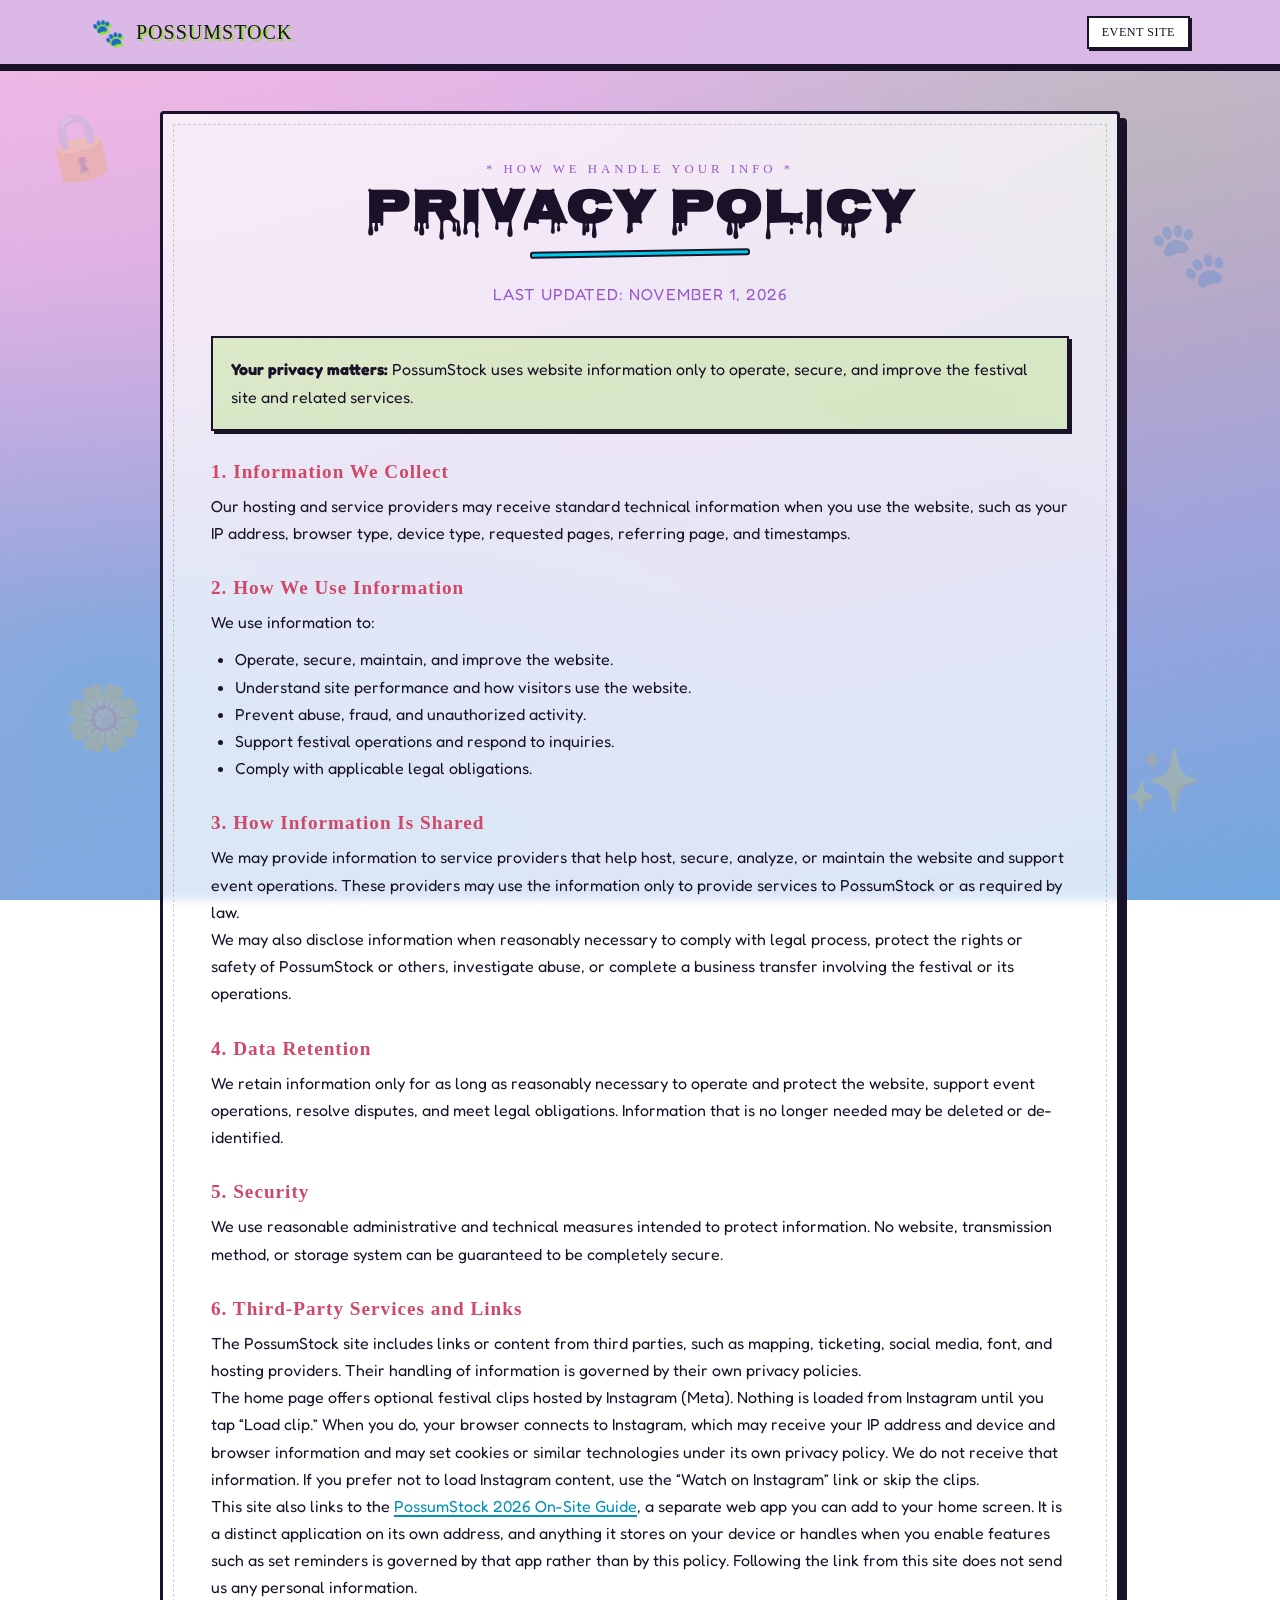
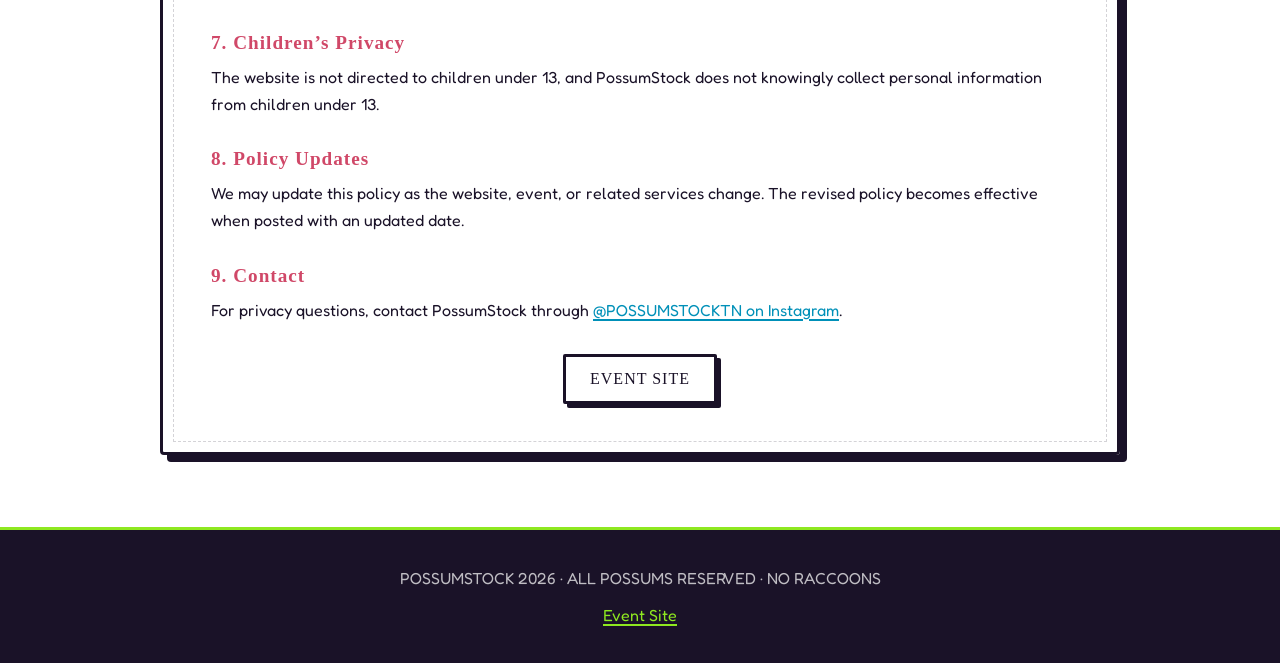
<file: privacy.html>
<!DOCTYPE html>
<html lang="en">
<head>
  <meta charset="UTF-8">
  <meta name="viewport" content="width=device-width, initial-scale=1.0">
  <meta name="description" content="Privacy Policy for the PossumStock website.">
  <title>PossumStock Privacy Policy</title>
  <link rel="stylesheet" href="/privacy.css">
</head>
<body>
  <a class="skip-link" href="#main-content">Skip to Privacy Policy</a>
  <div class="doodles" aria-hidden="true"><span class="doodle">🔒</span><span class="doodle">🐾</span><span class="doodle">🌼</span><span class="doodle">✨</span></div>

  <header class="site-header">
    <nav class="nav-wrap" aria-label="Privacy navigation">
      <a class="brand" href="/"><span class="brand-mark" aria-hidden="true">🐾</span>POSSUMSTOCK</a>
      <ul class="nav-links"><li><a href="/">EVENT SITE</a></li></ul>
    </nav>
  </header>

  <main class="page-shell" id="main-content">
    <section class="content-card policy-card" aria-labelledby="privacy-title">
      <div class="content-inner">
        <span class="eyebrow">* HOW WE HANDLE YOUR INFO *</span>
        <h1 id="privacy-title">PRIVACY POLICY</h1>
        <div class="hand-underline" aria-hidden="true"></div>
        <p class="last-updated">LAST UPDATED: NOVEMBER 1, 2026</p>

        <div class="policy-callout"><p><strong>Your privacy matters:</strong> PossumStock uses website information only to operate, secure, and improve the festival site and related services.</p></div>

        <h2>1. Information We Collect</h2>
        <p>Our hosting and service providers may receive standard technical information when you use the website, such as your IP address, browser type, device type, requested pages, referring page, and timestamps.</p>

        <h2>2. How We Use Information</h2>
        <p>We use information to:</p>
        <ul>
          <li>Operate, secure, maintain, and improve the website.</li>
          <li>Understand site performance and how visitors use the website.</li>
          <li>Prevent abuse, fraud, and unauthorized activity.</li>
          <li>Support festival operations and respond to inquiries.</li>
          <li>Comply with applicable legal obligations.</li>
        </ul>

        <h2>3. How Information Is Shared</h2>
        <p>We may provide information to service providers that help host, secure, analyze, or maintain the website and support event operations. These providers may use the information only to provide services to PossumStock or as required by law.</p>
        <p>We may also disclose information when reasonably necessary to comply with legal process, protect the rights or safety of PossumStock or others, investigate abuse, or complete a business transfer involving the festival or its operations.</p>

        <h2>4. Data Retention</h2>
        <p>We retain information only for as long as reasonably necessary to operate and protect the website, support event operations, resolve disputes, and meet legal obligations. Information that is no longer needed may be deleted or de-identified.</p>

        <h2>5. Security</h2>
        <p>We use reasonable administrative and technical measures intended to protect information. No website, transmission method, or storage system can be guaranteed to be completely secure.</p>

        <h2>6. Third-Party Services and Links</h2>
        <p>The PossumStock site includes links or content from third parties, such as mapping, ticketing, social media, font, and hosting providers. Their handling of information is governed by their own privacy policies.</p>
        <p>The home page offers optional festival clips hosted by Instagram (Meta). Nothing is loaded from Instagram until you tap “Load clip.” When you do, your browser connects to Instagram, which may receive your IP address and device and browser information and may set cookies or similar technologies under its own privacy policy. We do not receive that information. If you prefer not to load Instagram content, use the “Watch on Instagram” link or skip the clips.</p>
        <p>This site also links to the <a href="https://possumstock2026.netlify.app/" target="_blank" rel="noopener">PossumStock 2026 On-Site Guide</a>, a separate web app you can add to your home screen. It is a distinct application on its own address, and anything it stores on your device or handles when you enable features such as set reminders is governed by that app rather than by this policy. Following the link from this site does not send us any personal information.</p>

        <h2>7. Children’s Privacy</h2>
        <p>The website is not directed to children under 13, and PossumStock does not knowingly collect personal information from children under 13.</p>

        <h2>8. Policy Updates</h2>
        <p>We may update this policy as the website, event, or related services change. The revised policy becomes effective when posted with an updated date.</p>

        <h2>9. Contact</h2>
        <p>For privacy questions, contact PossumStock through <a href="https://www.instagram.com/possumstocktn/" target="_blank" rel="noopener">@POSSUMSTOCKTN on Instagram</a>.</p>

        <div class="action-row"><a class="sticker-link secondary" href="/">EVENT SITE</a></div>
      </div>
    </section>
  </main>

  <footer class="site-footer"><p>POSSUMSTOCK 2026 · ALL POSSUMS RESERVED · NO RACCOONS</p><div class="footer-links"><a href="/">Event Site</a></div></footer>
</body>
</html>
</file>
<file: privacy.css>
@import url('https://fonts.googleapis.com/css2?family=Boogaloo&family=Fredoka+One&family=Nosifer&family=Permanent+Marker&display=swap');

:root {
  --bg-top: #e8c0f0;
  --bg-mid: #b8a0dc;
  --bg-bot: #70a8e0;
  --slime: #8ee820;
  --slime-dark: #5aaa00;
  --cyan: #00c8e8;
  --cyan-dark: #0090b8;
  --pink: #f07898;
  --pink-dark: #d04868;
  --yellow: #f8d800;
  --orange: #f07820;
  --purple: #9858c8;
  --ink: #1a1228;
  --paper: rgba(255, 255, 255, 0.72);
}

* {
  box-sizing: border-box;
  margin: 0;
  padding: 0;
}

html {
  scroll-behavior: smooth;
}

body {
  min-height: 100vh;
  color: var(--ink);
  font-family: 'Boogaloo', cursive;
  background:
    radial-gradient(ellipse at 10% 0%, rgba(255, 180, 220, 0.55), transparent 48%),
    radial-gradient(ellipse at 90% 15%, rgba(142, 232, 32, 0.18), transparent 38%),
    radial-gradient(ellipse at 8% 75%, rgba(0, 200, 232, 0.25), transparent 42%),
    linear-gradient(168deg, var(--bg-top) 0%, var(--bg-mid) 50%, var(--bg-bot) 100%);
  background-attachment: fixed;
  overflow-x: hidden;
}

body::before {
  content: '';
  position: fixed;
  inset: 0;
  z-index: 0;
  pointer-events: none;
  opacity: 0.55;
  background-image: url("data:image/svg+xml,%3Csvg xmlns='http://www.w3.org/2000/svg' width='280' height='280'%3E%3Cfilter id='n'%3E%3CfeTurbulence type='fractalNoise' baseFrequency='.78' numOctaves='4' stitchTiles='stitch'/%3E%3CfeColorMatrix type='saturate' values='0'/%3E%3C/filter%3E%3Crect width='100%25' height='100%25' filter='url(%23n)' opacity='.035'/%3E%3C/svg%3E");
}

a {
  color: var(--cyan-dark);
  text-decoration-thickness: 2px;
  text-underline-offset: 3px;
}

a:hover {
  color: var(--pink-dark);
}

:focus-visible {
  outline: 3px solid var(--slime-dark);
  outline-offset: 3px;
}

.skip-link {
  position: fixed;
  top: -100px;
  left: 12px;
  z-index: 100;
  padding: 8px 14px;
  color: var(--ink);
  background: var(--slime);
  border: 3px solid var(--ink);
  box-shadow: 3px 3px 0 var(--ink);
  font-family: 'Permanent Marker', cursive;
}

.skip-link:focus {
  top: 12px;
}

.doodles {
  position: fixed;
  inset: 0;
  z-index: 0;
  pointer-events: none;
  overflow: hidden;
  opacity: 0.2;
}

.doodle {
  position: absolute;
  font-size: clamp(2rem, 5vw, 4.5rem);
  filter: saturate(1.2);
  animation: wobble 4s ease-in-out infinite alternate;
}

.doodle:nth-child(1) { top: 12%; left: 3%; transform: rotate(-14deg); }
.doodle:nth-child(2) { top: 24%; right: 4%; animation-delay: -1s; }
.doodle:nth-child(3) { bottom: 16%; left: 5%; animation-delay: -2s; }
.doodle:nth-child(4) { bottom: 9%; right: 6%; animation-delay: -3s; }

@keyframes wobble {
  from { translate: 0 0; rotate: -5deg; }
  to { translate: 0 -9px; rotate: 5deg; }
}

.site-header,
.page-shell,
.site-footer {
  position: relative;
  z-index: 1;
}

.site-header {
  border-bottom: 3px solid var(--ink);
  box-shadow: 0 4px 0 var(--ink);
  background: rgba(219, 184, 232, 0.92);
  backdrop-filter: blur(10px);
}

.nav-wrap {
  width: min(1100px, calc(100% - 32px));
  min-height: 64px;
  margin: 0 auto;
  display: flex;
  align-items: center;
  justify-content: space-between;
  gap: 18px;
}

.brand {
  display: inline-flex;
  align-items: center;
  gap: 10px;
  color: var(--ink);
  font-family: 'Permanent Marker', cursive;
  font-size: 1.25rem;
  letter-spacing: 1px;
  text-decoration: none;
  text-shadow: 2px 2px 0 var(--slime);
}

.brand-mark {
  display: grid;
  width: 36px;
  height: 32px;
  place-items: center;
  font-size: 1.65rem;
}

.nav-links {
  display: flex;
  align-items: center;
  gap: 8px;
  list-style: none;
}

.nav-links a {
  display: block;
  padding: 7px 13px;
  color: var(--ink);
  background: #fff;
  border: 2.5px solid var(--ink);
  box-shadow: 2px 2px 0 var(--ink);
  font-family: 'Permanent Marker', cursive;
  font-size: 0.76rem;
  letter-spacing: 0.5px;
  text-decoration: none;
  transition: transform 120ms, box-shadow 120ms, background 120ms;
}

.nav-links a:hover {
  color: var(--ink);
  background: var(--yellow);
  box-shadow: 4px 4px 0 var(--ink);
  transform: translate(-2px, -2px);
}

.ticker {
  overflow: hidden;
  padding: 8px 0;
  color: var(--ink);
  background: var(--slime);
  border-bottom: 3px solid var(--ink);
  white-space: nowrap;
}

.ticker-track {
  width: max-content;
  font-family: 'Permanent Marker', cursive;
  font-size: 0.82rem;
  letter-spacing: 1.5px;
  animation: ticker 24s linear infinite;
}

.ticker-track span {
  margin: 0 28px;
}

@keyframes ticker {
  to { transform: translateX(-50%); }
}

.page-shell {
  width: min(960px, calc(100% - 32px));
  margin: 0 auto;
  padding: 44px 0 72px;
}

.hero-logo {
  display: block;
  width: min(540px, 95%);
  height: auto;
  margin: 0 auto -18px;
  animation: logo-bop 5s ease-in-out infinite;
}

@keyframes logo-bop {
  0%, 100% { transform: rotate(-1deg) scale(1); }
  50% { transform: rotate(1deg) scale(1.015); }
}

.content-card {
  position: relative;
  padding: clamp(24px, 5vw, 48px);
  background: var(--paper);
  border: 3.5px solid var(--ink);
  border-radius: 4px;
  box-shadow: 7px 7px 0 var(--ink);
  backdrop-filter: blur(4px);
}

.content-card::before {
  content: '';
  position: absolute;
  inset: 10px;
  pointer-events: none;
  border: 1.5px dashed rgba(26, 18, 40, 0.18);
}

.content-inner {
  position: relative;
  z-index: 1;
}

.eyebrow {
  display: block;
  margin-bottom: 8px;
  color: var(--purple);
  font-family: 'Permanent Marker', cursive;
  font-size: 0.8rem;
  letter-spacing: 4px;
  text-align: center;
}

h1,
h2 {
  font-family: 'Nosifer', cursive;
  line-height: 1.15;
}

h1 {
  font-size: clamp(1.75rem, 5vw, 3rem);
  text-align: center;
  letter-spacing: 1px;
}

.hand-underline {
  width: min(220px, 65%);
  height: 7px;
  margin: 10px auto 24px;
  background: var(--cyan);
  border: 2px solid var(--ink);
  border-radius: 3px;
  transform: rotate(-1deg);
}

.intro {
  max-width: 680px;
  margin: 0 auto 28px;
  font-family: 'Fredoka One', cursive;
  font-size: clamp(1rem, 2.5vw, 1.2rem);
  line-height: 1.65;
  text-align: center;
}

.service-notice {
  position: relative;
  max-width: 680px;
  margin: 0 auto 30px;
  padding: 22px 22px 18px;
  background: rgba(248, 216, 0, 0.7);
  border: 3px solid var(--ink);
  box-shadow: 5px 5px 0 var(--orange);
  font-family: 'Fredoka One', cursive;
  line-height: 1.55;
  transform: rotate(0.35deg);
}

.service-notice::after {
  content: '';
  position: absolute;
  right: 18px;
  bottom: -10px;
  width: 52px;
  height: 18px;
  background: rgba(255, 255, 255, 0.62);
  border: 1px solid rgba(26, 18, 40, 0.25);
  transform: rotate(-4deg);
}

.service-notice p + p {
  margin-top: 10px;
}

.service-notice-label {
  display: inline-block;
  margin: -36px 0 12px -10px;
  padding: 5px 12px;
  color: #fff;
  background: var(--pink-dark);
  border: 2.5px solid var(--ink);
  box-shadow: 3px 3px 0 var(--ink);
  font-family: 'Permanent Marker', cursive;
  font-size: 0.82rem;
  letter-spacing: 1px;
  transform: rotate(-2deg);
}

.service-notice.compact {
  max-width: 620px;
  margin-bottom: 28px;
  background: rgba(142, 232, 32, 0.28);
  box-shadow: 5px 5px 0 var(--cyan-dark);
  text-align: center;
}

.message-preview {
  max-width: 620px;
  margin: 0 auto 28px;
  padding: 18px 20px;
  background: var(--ink);
  border: 3px solid var(--ink);
  border-radius: 18px 18px 18px 4px;
  box-shadow: 5px 5px 0 var(--cyan-dark);
  color: #fff;
  font-family: 'Fredoka One', cursive;
  font-size: 1rem;
  line-height: 1.55;
  transform: rotate(-0.5deg);
}

.message-preview strong {
  color: var(--slime);
}

.signup-form {
  max-width: 680px;
  margin: 0 auto;
}

.field-label {
  display: block;
  margin-bottom: 8px;
  font-family: 'Permanent Marker', cursive;
  font-size: 0.92rem;
  letter-spacing: 1px;
}

.phone-input {
  width: 100%;
  padding: 15px 16px;
  color: var(--ink);
  background: #fff;
  border: 3px solid var(--ink);
  border-radius: 2px;
  box-shadow: 4px 4px 0 var(--ink);
  font-family: 'Fredoka One', cursive;
  font-size: 1.2rem;
}

.phone-input::placeholder {
  color: rgba(26, 18, 40, 0.42);
}

.field-hint {
  margin: 10px 0 22px;
  color: rgba(26, 18, 40, 0.7);
  font-family: 'Fredoka One', cursive;
  font-size: 0.84rem;
}

.consent-box {
  display: grid;
  grid-template-columns: auto 1fr;
  gap: 12px;
  padding: 16px;
  background: rgba(248, 216, 0, 0.22);
  border: 2.5px solid var(--ink);
  box-shadow: 3px 3px 0 var(--ink);
}

.consent-box input {
  width: 22px;
  height: 22px;
  margin-top: 2px;
  accent-color: var(--slime-dark);
}

.consent-copy {
  font-family: 'Fredoka One', cursive;
  font-size: 0.86rem;
  line-height: 1.55;
}

.submit-button,
.sticker-link {
  display: inline-block;
  padding: 13px 24px;
  color: #fff;
  background: var(--pink);
  border: 3px solid var(--ink);
  border-radius: 2px;
  box-shadow: 4px 4px 0 var(--ink);
  font-family: 'Permanent Marker', cursive;
  font-size: 1rem;
  letter-spacing: 1px;
  text-decoration: none;
  cursor: pointer;
  transition: transform 120ms, box-shadow 120ms, background 120ms;
}

.submit-button {
  width: 100%;
  margin-top: 22px;
}

.submit-button:hover,
.sticker-link:hover {
  color: #fff;
  background: var(--pink-dark);
  box-shadow: 7px 7px 0 var(--ink);
  transform: translate(-3px, -3px);
}

.submit-button:disabled {
  cursor: wait;
  opacity: 0.72;
}

.legal-note {
  margin-top: 16px;
  color: rgba(26, 18, 40, 0.72);
  font-family: 'Fredoka One', cursive;
  font-size: 0.78rem;
  line-height: 1.55;
  text-align: center;
}

.policy-card h1 {
  margin-bottom: 10px;
}

.last-updated {
  margin-bottom: 28px;
  color: var(--purple);
  font-family: 'Permanent Marker', cursive;
  font-size: 0.82rem;
  letter-spacing: 1px;
  text-align: center;
}

.policy-card h2 {
  margin: 30px 0 10px;
  color: var(--pink-dark);
  font-family: 'Permanent Marker', cursive;
  font-size: 1.2rem;
  letter-spacing: 1px;
}

.policy-card p,
.policy-card li {
  font-family: 'Fredoka One', cursive;
  font-size: 1rem;
  line-height: 1.7;
}

.policy-card ul {
  margin: 10px 0 0 24px;
}

.policy-callout {
  margin: 24px 0;
  padding: 18px;
  background: rgba(142, 232, 32, 0.22);
  border: 2.5px solid var(--ink);
  box-shadow: 3px 3px 0 var(--ink);
}

.action-row {
  display: flex;
  flex-wrap: wrap;
  justify-content: center;
  gap: 14px;
  margin-top: 30px;
}

.sticker-link.secondary {
  color: var(--ink);
  background: #fff;
}

.sticker-link.secondary:hover {
  color: var(--ink);
  background: var(--cyan);
}

.success-mark {
  margin-bottom: 12px;
  font-size: 4rem;
  text-align: center;
  animation: logo-bop 3s ease-in-out infinite;
}

.site-footer {
  padding: 34px 20px;
  color: rgba(255, 255, 255, 0.72);
  background: var(--ink);
  border-top: 3px solid var(--slime);
  font-family: 'Fredoka One', cursive;
  text-align: center;
  line-height: 1.8;
}

.site-footer a {
  color: var(--slime);
}

.footer-links {
  display: flex;
  flex-wrap: wrap;
  justify-content: center;
  gap: 10px 18px;
  margin-top: 8px;
}

.visually-hidden {
  position: absolute !important;
  width: 1px !important;
  height: 1px !important;
  padding: 0 !important;
  margin: -1px !important;
  overflow: hidden !important;
  clip: rect(0, 0, 0, 0) !important;
  white-space: nowrap !important;
  border: 0 !important;
}

@media (max-width: 640px) {
  .nav-wrap {
    min-height: 58px;
  }

  .brand {
    font-size: 1rem;
  }

  .nav-links a {
    padding: 6px 9px;
    font-size: 0.66rem;
  }

  .page-shell {
    width: min(100% - 24px, 960px);
    padding-top: 28px;
  }

  .hero-logo {
    margin-bottom: -8px;
  }

  .content-card {
    padding: 24px 18px 28px;
    box-shadow: 4px 4px 0 var(--ink);
  }

  .doodle {
    display: none;
  }

  .consent-copy {
    font-size: 0.8rem;
  }
}

@media (prefers-reduced-motion: reduce) {
  *,
  *::before,
  *::after {
    scroll-behavior: auto !important;
    animation-duration: 0.01ms !important;
    animation-iteration-count: 1 !important;
  }
}
</file>
